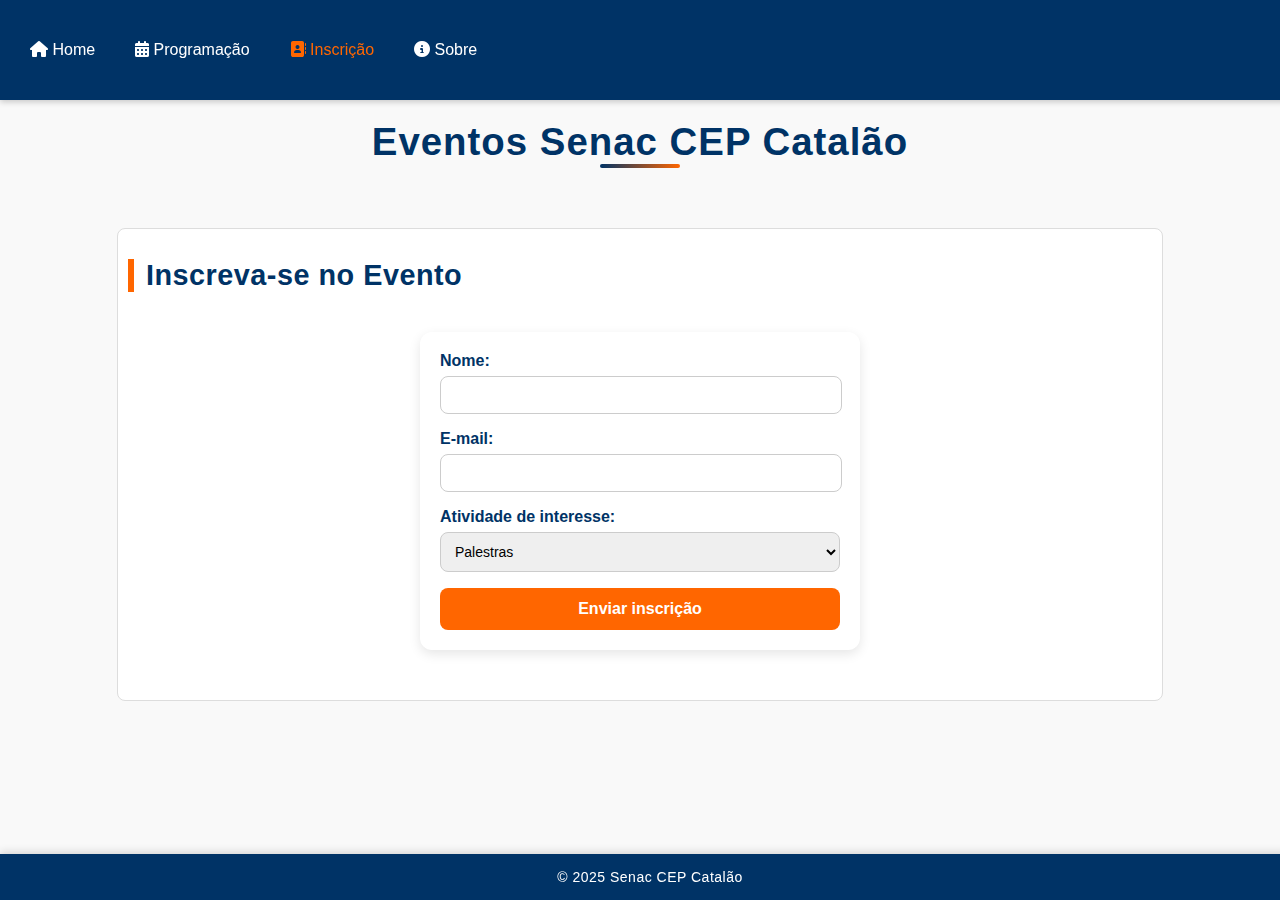
<file: inscricao.html>
<!DOCTYPE html>
<html lang="pt-br">

<head>
  <meta charset="UTF-8">
  <meta name="description" content="Evento Senac CEP Catalão - Palestras, oficinas e networking.">
  <meta name="viewport" content="width=device-width, initial-scale=1.0">
  <title>Eventos Senac</title>
  <link rel="stylesheet" href="css/style.css">
  <link rel="stylesheet" href="https://cdnjs.cloudflare.com/ajax/libs/font-awesome/6.5.0/css/all.min.css">
</head>

<body>
  <!-- Isso é um comentário -->
  <header>
    <h1>Eventos Senac CEP Catalão</h1>
    <nav>
      <ul>
        <li><a href="index.html"><i class="fas fa-home"></i> Home</a></li>
        <li><a href="programacao.html"><i class="fas fa-calendar-alt"></i> Programação</a></li>
        <li><a href="inscricao.html" class="active"><i class="fas fa-address-book"></i> Inscrição</a></li>
        <li><a href="sobre.html"><i class="fas fa-info-circle"></i> Sobre</a></li>
      </ul>
    </nav>
    <!-- <a href="https://www.go.senac.br" target="_blank">SENAC GO</a> -->
  </header>

  <main>
    <section id="inscricao">
      <h2>Inscreva-se no Evento</h2>
      <form action="#" method="post" class="formulario">
        <label for="nome">Nome:</label>
        <input type="text" id="nome" name="nome" required>

        <label for="email">E-mail:</label>
        <input type="email" id="email" name="email" required>

        <label for="atividade">Atividade de interesse:</label>
        <select id="atividade" name="atividade">
          <option value="palestra">Palestras</option>
          <option value="oficina">Oficinas</option>
          <option value="painel">Painéis</option>
        </select>

        <button type="submit">Enviar inscrição</button>
      </form>
    </section>
  </main>
  <footer class="footer">
    <p>&copy; 2025 Senac CEP Catalão</p>
  </footer>

</body>

</html>
</file>
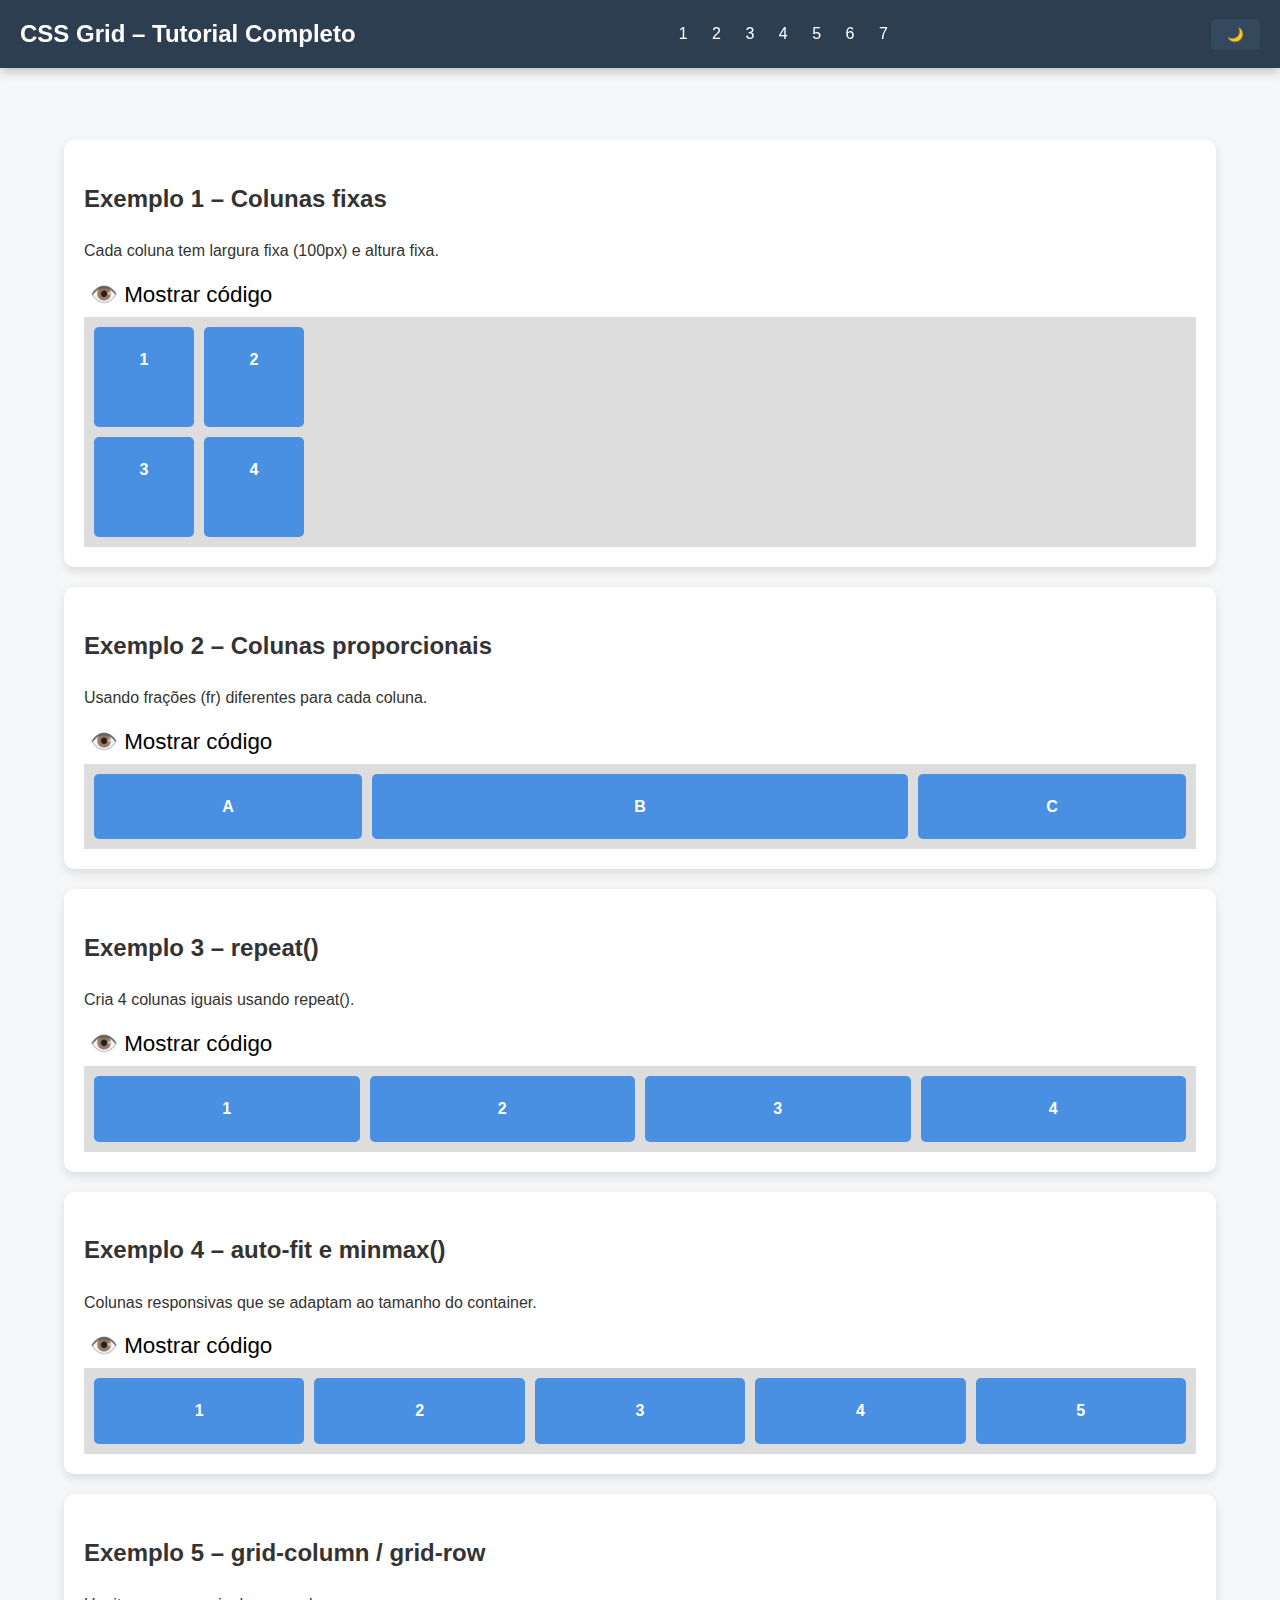
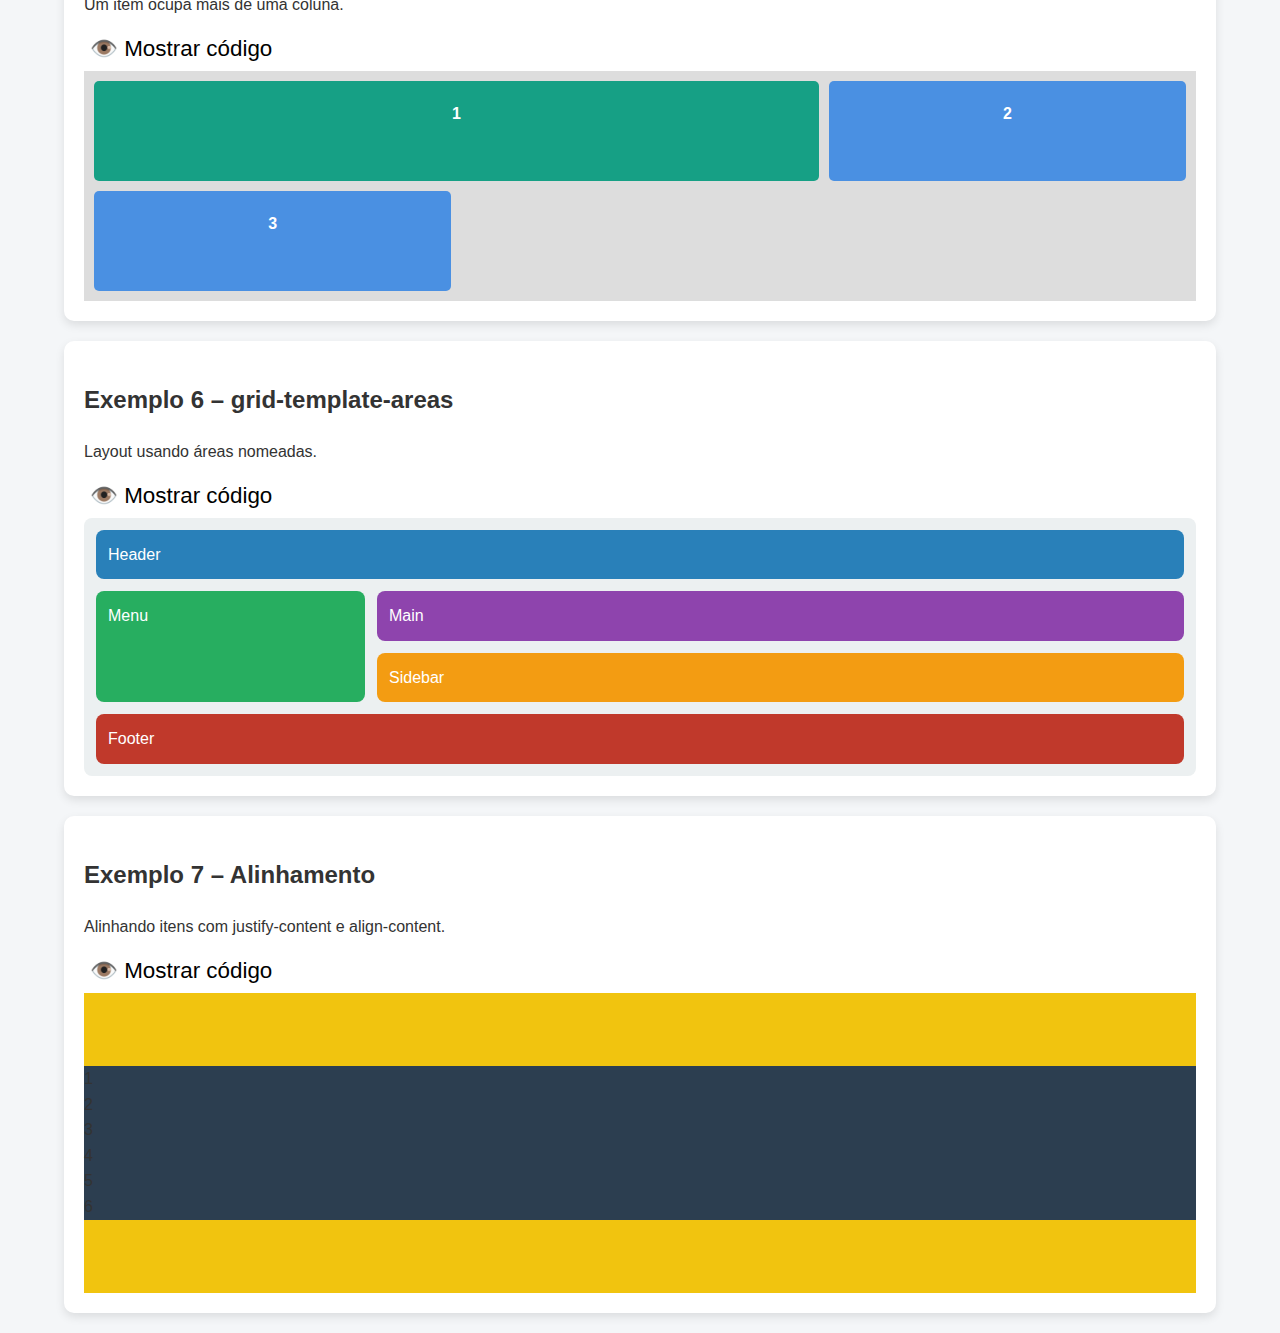
<file: tutorial-grid-css.html>
<!DOCTYPE html>
<html lang="pt-BR">
<head>
<meta charset="UTF-8">
<meta name="viewport" content="width=device-width, initial-scale=1.0">
<title>CSS Grid – Tutorial Completo</title>
<style>
* { box-sizing: border-box; font-family: "Segoe UI", Roboto, sans-serif; }
body { background: #f4f6f8; color: #333; margin:0; padding-top:120px; line-height:1.6; transition:0.3s;}
pre { background: #eee; padding:10px; border-radius:8px; overflow-x:auto; }
.exemplo { background:#fff; padding:20px; border-radius:10px; margin:20px auto; width:90%; box-shadow:0 4px 10px rgba(0,0,0,0.1);}
.grid { display:grid; gap:10px; background:#ddd; padding:10px; }
.grid div { background:#4a90e2; color:#fff; text-align:center; padding:20px 0; border-radius:5px; font-weight:bold; }
#site-header { position: fixed; top:0; left:0; right:0; background:#2c3e50; color:#fff; display:flex; flex-wrap:wrap; justify-content:space-between; align-items:center; padding:15px 20px; z-index:100; box-shadow:0 4px 10px rgba(0,0,0,0.2);}
#site-header h1 { margin:0; font-size:1.5rem;}
#site-header nav a { color:#fff; text-decoration:none; margin:0 10px;}
#modo { background:#34495e; color:white; border:none; padding:8px 16px; border-radius:5px; cursor:pointer; font-weight:bold; }
.toggle-code { background:none; border:none; cursor:pointer; font-size:1.4rem; margin-bottom:8px;}
.code-block { display:none; margin-top:10px;}
.layout { display:grid; grid-template-areas:"header header" "menu main" "menu sidebar" "footer footer"; grid-template-columns:1fr 3fr; gap:12px; padding:12px; background:#ecf0f1; border-radius:8px;}
.layout-header { grid-area: header; background:#2980b9; color:#fff; padding:12px; border-radius:8px;}
.layout-menu { grid-area: menu; background:#27ae60; color:#fff; padding:12px; border-radius:8px;}
.layout-main { grid-area: main; background:#8e44ad; color:#fff; padding:12px; border-radius:8px;}
.layout-sidebar { grid-area: sidebar; background:#f39c12; color:#fff; padding:12px; border-radius:8px;}
.layout-footer { grid-area: footer; background:#c0392b; color:#fff; padding:12px; border-radius:8px;}
@media(max-width:720px){ .layout{grid-template-columns:1fr; grid-template-areas:"header" "menu" "main" "sidebar" "footer";} }
.grid7 { grid-template-columns:repeat(3,100px); grid-template-rows:repeat(2,100px); justify-content:center; align-content:center; height:300px; background:#f1c40f;}
.grid7 div { background:#2c3e50; }
body.dark{ background:#1e272e; color:#ecf0f1;}
body.dark .exemplo { background:#2f3640; }
body.dark pre { background:#444; color:#eee; }
body.dark .toggle-code { color:#9b59b6; }
</style>
</head>
<body>

<header id="site-header">
  <h1>CSS Grid – Tutorial Completo</h1>
  <nav>
    <a href="#ex1">1</a>
    <a href="#ex2">2</a>
    <a href="#ex3">3</a>
    <a href="#ex4">4</a>
    <a href="#ex5">5</a>
    <a href="#ex6">6</a>
    <a href="#ex7">7</a>
  </nav>
  <button id="modo">🌙</button>
</header>

<!-- EXEMPLO 1: Colunas fixas -->
<section class="exemplo" id="ex1">
<h2>Exemplo 1 – Colunas fixas</h2>
<p>Cada coluna tem largura fixa (100px) e altura fixa.</p>
<button class="toggle-code">👁️ Mostrar código</button>
<div class="code-block">
<pre><code>&lt;div class="grid grid1"&gt;
  &lt;div&gt;1&lt;/div&gt;
  &lt;div&gt;2&lt;/div&gt;
  &lt;div&gt;3&lt;/div&gt;
  &lt;div&gt;4&lt;/div&gt;
&lt;/div&gt;

.grid1 {
  display: grid;
  grid-template-columns: 100px 100px;
  grid-template-rows: 100px 100px;
  gap:10px;
}</code></pre>
</div>
<div class="grid grid1" style="grid-template-columns:100px 100px; grid-template-rows:100px 100px;">
  <div>1</div><div>2</div><div>3</div><div>4</div>
</div>
</section>

<!-- EXEMPLO 2: Colunas proporcionais (fr) -->
<section class="exemplo" id="ex2">
<h2>Exemplo 2 – Colunas proporcionais</h2>
<p>Usando frações (fr) diferentes para cada coluna.</p>
<button class="toggle-code">👁️ Mostrar código</button>
<div class="code-block">
<pre><code>&lt;div class="grid grid2"&gt;
  &lt;div&gt;A&lt;/div&gt;
  &lt;div&gt;B&lt;/div&gt;
  &lt;div&gt;C&lt;/div&gt;
&lt;/div&gt;

.grid2 {
  display:grid;
  grid-template-columns: 1fr 2fr 1fr;
  gap:10px;
}</code></pre>
</div>
<div class="grid grid2" style="grid-template-columns:1fr 2fr 1fr;">
  <div>A</div><div>B</div><div>C</div>
</div>
</section>

<!-- EXEMPLO 3: repeat() -->
<section class="exemplo" id="ex3">
<h2>Exemplo 3 – repeat()</h2>
<p>Cria 4 colunas iguais usando repeat().</p>
<button class="toggle-code">👁️ Mostrar código</button>
<div class="code-block">
<pre><code>&lt;div class="grid grid3"&gt;
  &lt;div&gt;1&lt;/div&gt;
  &lt;div&gt;2&lt;/div&gt;
  &lt;div&gt;3&lt;/div&gt;
  &lt;div&gt;4&lt;/div&gt;
&lt;/div&gt;

.grid3 {
  display:grid;
  grid-template-columns: repeat(4,1fr);
  gap:10px;
}</code></pre>
</div>
<div class="grid" style="grid-template-columns:repeat(4,1fr);">
  <div>1</div><div>2</div><div>3</div><div>4</div>
</div>
</section>

<!-- EXEMPLO 4: auto-fit / minmax() -->
<section class="exemplo" id="ex4">
<h2>Exemplo 4 – auto-fit e minmax()</h2>
<p>Colunas responsivas que se adaptam ao tamanho do container.</p>
<button class="toggle-code">👁️ Mostrar código</button>
<div class="code-block">
<pre><code>.grid {
  display:grid;
  grid-template-columns: repeat(auto-fit,minmax(120px,1fr));
  gap:10px;
}</code></pre>
</div>
<div class="grid" style="grid-template-columns:repeat(auto-fit,minmax(120px,1fr));">
  <div>1</div><div>2</div><div>3</div><div>4</div><div>5</div>
</div>
</section>

<!-- EXEMPLO 5: grid-column / grid-row -->
<section class="exemplo" id="ex5">
<h2>Exemplo 5 – grid-column / grid-row</h2>
<p>Um item ocupa mais de uma coluna.</p>
<button class="toggle-code">👁️ Mostrar código</button>
<div class="code-block">
<pre><code>.grid div:nth-child(1){ grid-column: 1 / 3; }
&lt;div class="grid"&gt;
  &lt;div&gt;1&lt;/div&gt;
  &lt;div&gt;2&lt;/div&gt;
  &lt;div&gt;3&lt;/div&gt;
&lt;/div&gt;</code></pre>
</div>
<div class="grid" style="grid-template-columns:repeat(3,1fr); grid-template-rows:100px 100px;">
  <div style="grid-column:1/3;background:#16a085;">1</div>
  <div>2</div>
  <div>3</div>
</div>
</section>

<!-- EXEMPLO 6: grid-template-areas -->
<section class="exemplo" id="ex6">
<h2>Exemplo 6 – grid-template-areas</h2>
<p>Layout usando áreas nomeadas.</p>
<button class="toggle-code">👁️ Mostrar código</button>
<div class="code-block">
<pre><code>&lt;div class="layout"&gt;
  &lt;header class="layout-header"&gt;Header&lt;/header&gt;
  &lt;nav class="layout-menu"&gt;Menu&lt;/nav&gt;
  &lt;main class="layout-main"&gt;Main&lt;/main&gt;
  &lt;aside class="layout-sidebar"&gt;Sidebar&lt;/aside&gt;
  &lt;footer class="layout-footer"&gt;Footer&lt;/footer&gt;
&lt;/div&gt;

.layout {
  display:grid;
  grid-template-areas:
    "header header"
    "menu main"
    "menu sidebar"
    "footer footer";
}</code></pre>
</div>
<div class="layout">
  <header class="layout-header">Header</header>
  <nav class="layout-menu">Menu</nav>
  <main class="layout-main">Main</main>
  <aside class="layout-sidebar">Sidebar</aside>
  <footer class="layout-footer">Footer</footer>
</div>
</section>

<!-- EXEMPLO 7: alinhamento -->
<section class="exemplo" id="ex7">
<h2>Exemplo 7 – Alinhamento</h2>
<p>Alinhando itens com <code>justify-content</code> e <code>align-content</code>.</p>
<button class="toggle-code">👁️ Mostrar código</button>
<div class="code-block">
<pre><code>.grid7 {
  display:grid;
  grid-template-columns:repeat(3,100px);
  grid-template-rows:repeat(2,100px);
  justify-content:center;
  align-content:center;
}</code></pre>
</div>
<div class="grid7">
  <div>1</div><div>2</div><div>3</div>
  <div>4</div><div>5</div><div>6</div>
</div>
</section>

<script>
document.querySelectorAll('.toggle-code').forEach(btn=>{
  btn.addEventListener('click',()=>{
    const block = btn.nextElementSibling;
    block.style.display = block.style.display==='block'?'none':'block';
    btn.textContent = block.style.display==='block'?'🙈 Ocultar código':'👁️ Mostrar código';
  });
});
document.getElementById("modo").addEventListener("click",()=>{
  document.body.classList.toggle("dark");
});
</script>

</body>
</html>
</file>
<file: css/style.css>
/* ==========================
   ESTILOS GERAIS
   ========================== */
body {
  background-color: #f9f9f9;
  margin: 0;
  padding-top: 80px;
  /* Espaço para não esconder o conteúdo atrás do menu fixo */
  font-family: Arial, sans-serif;
}

section,
footer {
  padding: 20px;
}

/* ==========================
   TÍTULO PRINCIPAL (H1)
   ========================== */
h1 {
  font-size: 2.4rem;
  color: #003366;
  /* azul institucional */
  text-align: center;
  margin: 40px auto 20px;
  position: relative;
  font-weight: bold;
  letter-spacing: 1px;
}

/* Linha decorativa abaixo do h1 */
h1::after {
  content: "";
  display: block;
  width: 80px;
  height: 4px;
  background: linear-gradient(90deg, #003366, #ff6600);
  margin: 0 auto 0;
  border-radius: 2px;
}

/* ==========================
   TÍTULOS DAS SEÇÕES
   ========================== */
section h2 {
  font-size: 1.8rem;
  color: #003366;
  text-align: left;
  margin: 20px 0;
  padding-left: 12px;
  border-left: 6px solid #ff6600;
  /* barra laranja de destaque */
  font-weight: bold;
  letter-spacing: 0.5px;
}

section h3 {
  font-size: 1.3rem;
  color: #007bff;
  /* azul médio para subtítulos */
  margin: 15px 0 10px;
  font-weight: bold;
}

/* ==========================
   MENU DE NAVEGAÇÃO
   ========================== */
nav {
  background-color: #003366;
  position: fixed;
  /* sempre no topo */
  top: 0;
  width: 100%;
  height: 100px;
  z-index: 1000;
  box-shadow: 0 2px 6px rgba(0, 0, 0, 0.2);
  display: flex;
  align-items: center;
  justify-content: space-between;
  padding: 0 20px;
}

nav ul {
  list-style: none;
  display: flex;
  gap: 20px;
  margin: 0;
  padding: 0;
}

nav a {
  text-decoration: none;
  color: #fff;
  font-weight: 500;
  padding: 10px;
  transition: color 0.3s ease;
}

nav a:hover {
  color: #ff6600;
}

/* Botão hambúrguer (visível apenas no mobile) */
.menu-toggle {
  display: none;
  background: none;
  border: none;
  font-size: 1.6rem;
  color: #fff;
  cursor: pointer;
}

.active {
  color: #ff6600;
}

.active:hover {
  color: #fff;
}

nav ul li {
  display: flex;
  align-items: center;
}
/* Estilo para o logotipo */
nav ul li img {
  height: 80px;
  width: auto;
  margin-right: 10px;
}

.auth-area {
  position: absolute;
  right: 70px;
  top: 25px;
  z-index: 2002
}

.btn-auth {
  background: transparent;
  border: 2px solid rgba(255, 255, 255, 0.15);
  color: #fff;
  padding: 8px 12px;
  border-radius: 8px;
  cursor: pointer;
  font-weight: 600;
}

/* ==========================
   SEÇÕES DE CONTEÚDO
   ========================== */
section {
  width: 80%;
  margin: 60px auto;
  padding: 10px;
  border: 1px solid #ddd;
  border-radius: 8px;
  background: #fff;
}

/* ==========================
   IMAGENS
   ========================== */
img {
  transition: transform 0.3s ease;
}

img:hover {
  transform: scale(1.05);
}

.card-img {
  width: 100%;
  height: 200px;
  object-fit: contain;
  border-radius: 8px;
  display: block;
}

.h3-img {
  text-align: center;
  padding: .5em;
}

/* ==========================
   CARDS
   ========================== */
.cards-container {
  display: flex;
  flex-wrap: wrap;
  gap: 24px;
  justify-content: center;
}

.card {
  position: relative;
  flex: 1 1 350px;
  max-width: 450px;
  background: #fff;
  border-radius: 10px;
  padding: 12px;
  box-shadow: 0 6px 18px rgba(0, 0, 0, 0.06);
}

.card h3 {
  margin-top: 0;
  color: #003366;
}

.card p {
  margin: 5px 0;
  color: #444;
}

/* Badge (etiqueta sobre a imagem) */
.badge {
  position: absolute;
  bottom: 20px;
  right: 15px;
  padding: 5px 10px;
  border-radius: 20px;
  font-size: 0.8rem;
  color: #fff;
}

.badge.palestra {
  background-color: #007bff;
}

.badge.workshop {
  background-color: #ff6600;
}

.badge.oficina {
  background-color: #da6b21;
}

.badge.painel {
  background-color: #2035ee;
}

.badge.seminário {
  background-color: #2f3dc0;
}

.card i {
  margin-right: 5px;
  color: #555;
}

/* Botão Inscreva-se */
/* Card ajustado para botão no rodapé */
.card {
  display: flex;
  flex-direction: column;
  justify-content: space-between;
  padding: 20px;
  border-radius: 10px;
  background: #fff;
  box-shadow: 0 2px 8px rgba(0, 0, 0, 0.1);
  transition: transform 0.2s;
  min-height: 180px;
  /* garante altura mínima */
}

.card:hover {
  transform: translateY(-5px);
}

/* Botão Inscreva-se */
.btn-inscrever {
  margin-top: auto;
  /* empurra para baixo */
  align-self: start;
  /* centraliza no card */
  display: inline-block;
  /* width: 50%; */
  text-align: center;
  padding: 10px 20px;
  background: #0077b6;
  color: #fff;
  text-decoration: none;
  font-weight: bold;
  border-radius: 8px;
  transition: all 0.3s ease;
}

.btn-inscrever:hover {
  background: #023e8a;
  transform: scale(1.05);
  box-shadow: 0 4px 10px rgba(0, 0, 0, 0.2);
}

/* Botão desabilitado */
.btn-inscrever.disabled {
  background-color: #ccc;
  color: #666;
  cursor: not-allowed;
  text-decoration: none;
}

/* Card de evento encerrado */
.card.evento-passado {
  opacity: 0.7;
  filter: grayscale(0.3);
}

/* ==========================
   FORMULÁRIO
   ========================== */
.formulario {
  max-width: 400px;
  margin: 40px auto;
  padding: 20px;
  background: #fff;
  border-radius: 12px;
  box-shadow: 0 4px 12px rgba(0, 0, 0, 0.1);
}

.formulario label {
  display: block;
  margin-bottom: 6px;
  font-weight: bold;
  color: #003366;
}

.formulario input,
.formulario select {
  width: 95%;
  padding: 10px;
  margin-bottom: 16px;
  border: 1px solid #ccc;
  border-radius: 8px;
  font-size: 14px;
  transition: border-color 0.3s;
}

.formulario select {
  width: 100%;
}

.formulario input:focus,
.formulario select:focus {
  outline: none;
  border-color: #007BFF;
  box-shadow: 0 0 5px rgba(0, 123, 255, 0.4);
}

.formulario button {
  width: 100%;
  padding: 12px;
  background: #ff6600;
  color: white;
  border: none;
  border-radius: 8px;
  font-size: 16px;
  font-weight: bold;
  cursor: pointer;
  transition: background 0.3s;
}

.formulario button:hover {
  background: #cc5200;
}

/* ==========================
   RODAPÉ
   ========================== */
.footer {
  background-color: #003366;
  color: #fff;
  text-align: center;
  padding: 15px 10px;
  font-size: 14px;
  position: fixed;
  bottom: 0;
  left: 0;
  width: 100%;
  box-shadow: 0 -2px 8px rgba(0, 0, 0, 0.15);
}

.footer p {
  margin: 0;
  letter-spacing: 0.5px;
}

/* === CARROSSEL === */
.carousel-container {
  position: relative;
  max-width: 700px;
  margin: 0 auto;
  overflow: hidden;
  text-align: center;
}

.carousel {
  display: flex;
  justify-content: center;
  align-items: center;
  flex-wrap: wrap;
  padding: 20px;
}

.carousel-item {
  flex: 1 1 100%;
  max-width: 90%;
  background: #fff;
  border-radius: 12px;
  box-shadow: 0 4px 10px rgba(0, 0, 0, 0.1);
  padding: 20px;
  transition: all 0.3s ease;
  word-wrap: break-word;
}

button.prev,
button.next {
  background: #0056b3;
  color: #fff;
  border: none;
  border-radius: 50%;
  width: 40px;
  height: 40px;
  cursor: pointer;
  position: absolute;
  top: 45%;
  transform: translateY(-50%);
  font-size: 1.2rem;
  z-index: 2;
}

button.prev:hover,
button.next:hover {
  background: #003d82;
}

button.prev {
  left: 10px;
}

button.next {
  right: 10px;
}

.fade-in {
  animation: fadeIn 0.5s ease-in;
}

@keyframes fadeIn {
  from {
    opacity: 0;
    transform: translateY(10px);
  }

  to {
    opacity: 1;
    transform: translateY(0);
  }
}

/* 🔵 Indicadores (bolinhas) */
.carousel-indicators {
  display: flex;
  justify-content: center;
  gap: 8px;
  margin: 15px 0;
}

.indicator {
  width: 10px;
  height: 10px;
  background: #ccc;
  border-radius: 50%;
  cursor: pointer;
  transition: background 0.3s ease;
}

.indicator.active {
  background: #0056b3;
}



/* Responsivo */
@media (max-width: 600px) {
  .carousel-item h3 {
    font-size: 1.1rem;
  }

  .carousel-item p {
    font-size: 0.8rem;
  }

  .prev,
  .next {
    font-size: 1rem;
  }

  .prev {
    left: 5px;
  }

  .next {
    right: 5px;
  }
}


/* ==========================
   RESPONSIVIDADE
   ========================== */
@media (max-width: 768px) {
  .menu-toggle {
    display: block;
  }

  nav ul {
    display: none;
    /* escondido por padrão */
    flex-direction: column;
    gap: 15px;
    background: #003366;
    position: absolute;
    top: 5px;
    right: 20px;
    width: 200px;
    padding: 15px;
    border-radius: 8px;
    box-shadow: 0 4px 12px rgba(0, 0, 0, 0.3);
  }

  nav ul.show {
    display: flex;
    /* aparece quando ativado pelo JS */
  }
}
</file>
